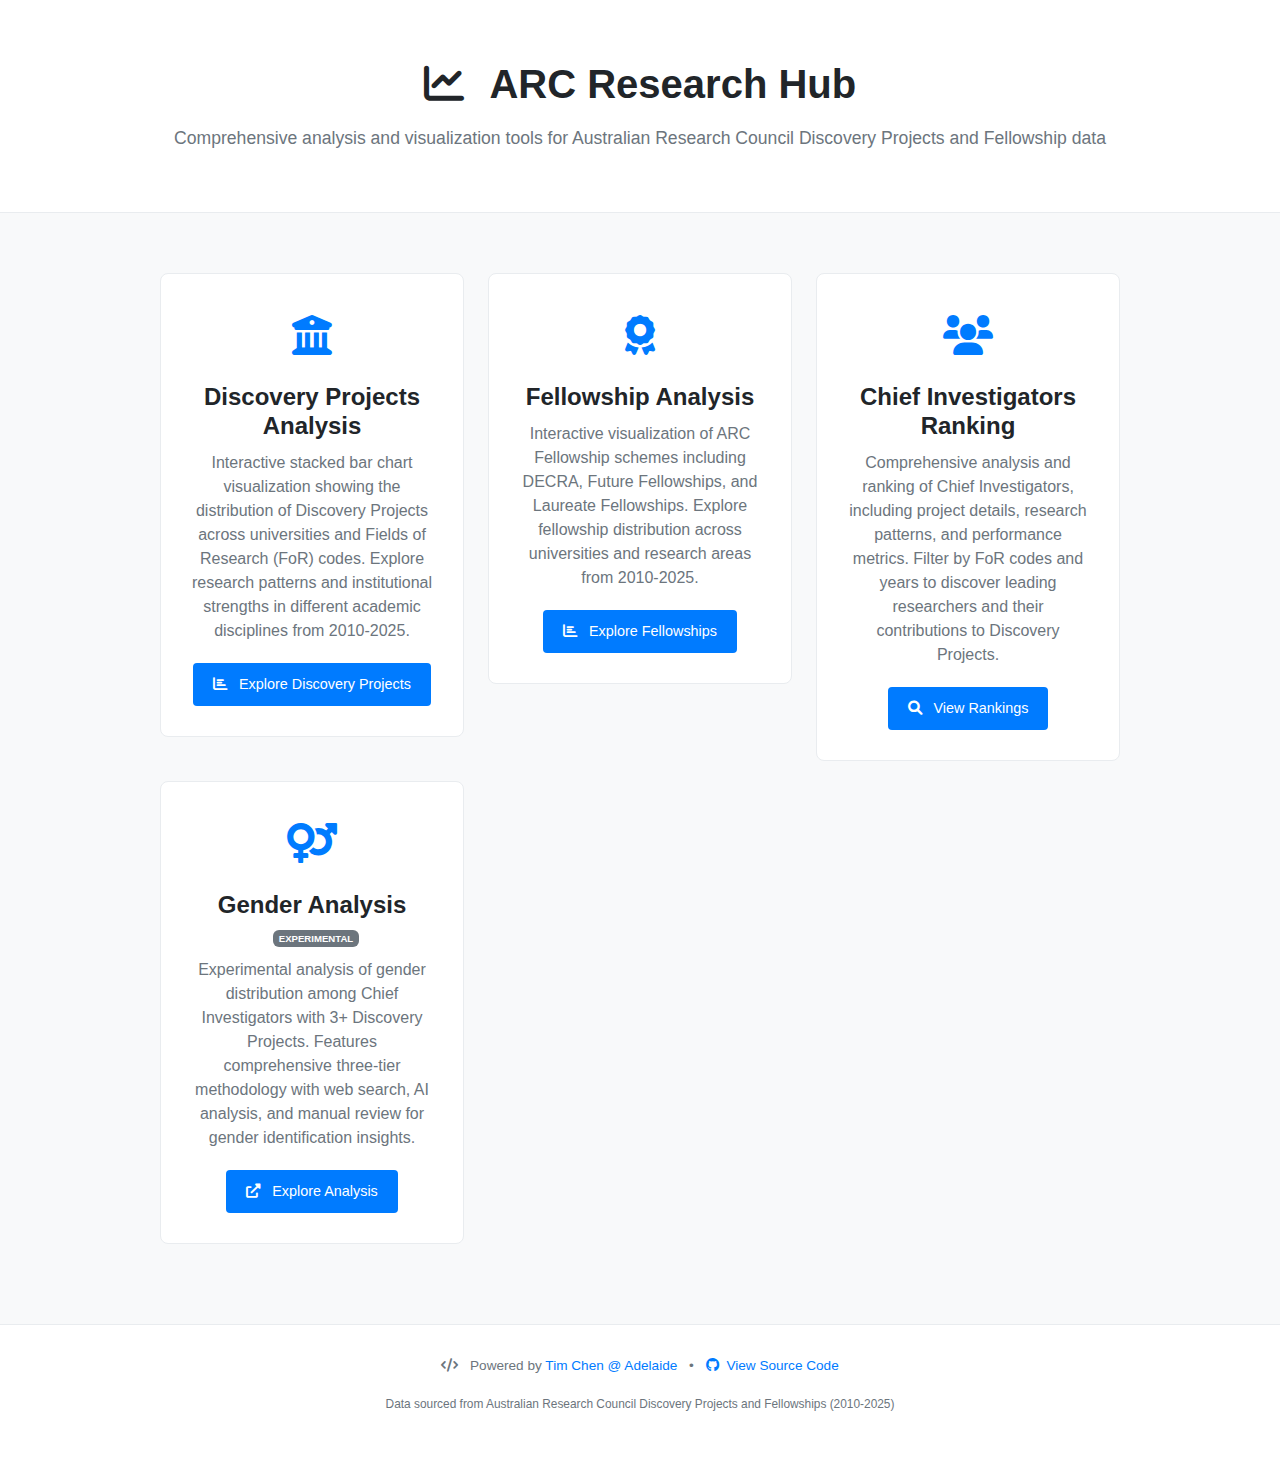
<file: index.html>
<!DOCTYPE html>
<html lang="en">
<head>
    <!-- Google tag (gtag.js) -->
    <script async src="https://www.googletagmanager.com/gtag/js?id=G-J4VBD9JC28"></script>
    <script>
      window.dataLayer = window.dataLayer || [];
      function gtag(){dataLayer.push(arguments);}
      gtag('js', new Date());
    
      gtag('config', 'G-J4VBD9JC28');
    </script>
    <meta charset="UTF-8">
    <meta name="viewport" content="width=device-width, initial-scale=1.0">
    <title>ARC Discovery Projects Analysis Hub</title>
    <link href="https://cdn.jsdelivr.net/npm/bootstrap@5.3.0/dist/css/bootstrap.min.css" rel="stylesheet">
    <link href="https://cdnjs.cloudflare.com/ajax/libs/font-awesome/6.0.0/css/all.min.css" rel="stylesheet">
    <style>
        body {
            background: #f8f9fa;
            min-height: 100vh;
            font-family: -apple-system, BlinkMacSystemFont, 'Segoe UI', Roboto, sans-serif;
            color: #333;
            line-height: 1.6;
        }
        
        .hero-section {
            padding: 60px 0;
            text-align: center;
            background: white;
            border-bottom: 1px solid #e9ecef;
        }
        
        .hero-title {
            font-size: 2.5rem;
            font-weight: 600;
            margin-bottom: 1rem;
            color: #212529;
        }
        
        .hero-subtitle {
            font-size: 1.1rem;
            margin-bottom: 0;
            color: #6c757d;
            font-weight: 400;
        }
        
        .card-container {
            max-width: 1000px;
            margin: 0 auto;
            padding: 60px 20px;
        }
        
        .analysis-card {
            background: white;
            border: 1px solid #e9ecef;
            border-radius: 8px;
            padding: 30px;
            margin-bottom: 20px;
            transition: all 0.2s ease;
        }
        
        .analysis-card:hover {
            border-color: #007bff;
            box-shadow: 0 2px 8px rgba(0,0,0,0.1);
        }
        
        .card-icon {
            font-size: 2.5rem;
            margin-bottom: 15px;
            color: #007bff;
        }
        
        .card-title {
            font-size: 1.5rem;
            font-weight: 600;
            margin-bottom: 10px;
            color: #212529;
        }
        
        .card-description {
            font-size: 1rem;
            color: #6c757d;
            margin-bottom: 20px;
            line-height: 1.5;
        }
        
        .btn-explore {
            background: #007bff;
            border: none;
            padding: 10px 20px;
            border-radius: 4px;
            color: white;
            font-weight: 500;
            font-size: 0.9rem;
            transition: all 0.2s ease;
            text-decoration: none;
            display: inline-block;
        }
        
        .btn-explore:hover {
            background: #0056b3;
            color: white;
            text-decoration: none;
        }
        
        .footer {
            text-align: center;
            padding: 30px 0;
            color: #6c757d;
            font-size: 0.85rem;
            background: white;
            border-top: 1px solid #e9ecef;
        }
        
        .footer a {
            color: #007bff;
            text-decoration: none;
        }
        
        .footer a:hover {
            text-decoration: underline;
        }
        
        @media (max-width: 768px) {
            .hero-title {
                font-size: 2rem;
            }
            
            .hero-subtitle {
                font-size: 1rem;
            }
            
            .analysis-card {
                padding: 25px 20px;
            }
            
            .card-title {
                font-size: 1.3rem;
            }
        }
    </style>
</head>
<body>
    <div class="hero-section">
        <div class="container">
            <h1 class="hero-title">
                <i class="fas fa-chart-line me-3"></i>
                ARC Research Hub
            </h1>
            <p class="hero-subtitle">
                Comprehensive analysis and visualization tools for Australian Research Council Discovery Projects and Fellowship data
            </p>
            <div class="desktop-notice mt-3" id="desktop-notice" style="display: none;">
                <div class="alert alert-info" role="alert" style="max-width: 600px; margin: 0 auto; border-radius: 8px;">
                    <i class="fas fa-desktop me-2"></i>
                    <strong>Desktop Recommended:</strong> For the best experience with interactive visualizations, we recommend using a desktop or laptop computer.
                </div>
            </div>
        </div>
    </div>

    <div class="card-container">
        <div class="row">
            <div class="col-lg-4 col-md-6">
                <div class="analysis-card">
                    <div class="text-center">
                        <div class="card-icon">
                            <i class="fas fa-university"></i>
                        </div>
                        <h2 class="card-title">Discovery Projects Analysis</h2>
                        <p class="card-description">
                            Interactive stacked bar chart visualization showing the distribution of Discovery Projects across 
                            universities and Fields of Research (FoR) codes. Explore research patterns and institutional strengths 
                            in different academic disciplines from 2010-2025.
                        </p>
                        <a href="arc_university_for_visualization.html" target="_blank" rel="noopener noreferrer" class="btn-explore">
                            <i class="fas fa-chart-bar me-2"></i>
                            Explore Discovery Projects
                        </a>
                    </div>
                </div>
            </div>
            
            <div class="col-lg-4 col-md-6">
                <div class="analysis-card">
                    <div class="text-center">
                        <div class="card-icon">
                            <i class="fas fa-award"></i>
                        </div>
                        <h2 class="card-title">Fellowship Analysis</h2>
                        <p class="card-description">
                            Interactive visualization of ARC Fellowship schemes including DECRA, Future Fellowships, and Laureate Fellowships. 
                            Explore fellowship distribution across universities and research areas from 2010-2025.
                        </p>
                        <a href="arc_fellowship_visualization.html" target="_blank" rel="noopener noreferrer" class="btn-explore">
                            <i class="fas fa-chart-bar me-2"></i>
                            Explore Fellowships
                        </a>
                    </div>
                </div>
            </div>
            
            <div class="col-lg-4 col-md-6">
                <div class="analysis-card">
                    <div class="text-center">
                        <div class="card-icon">
                            <i class="fas fa-users"></i>
                        </div>
                        <h2 class="card-title">Chief Investigators Ranking</h2>
                        <p class="card-description">
                            Comprehensive analysis and ranking of Chief Investigators, including project details, 
                            research patterns, and performance metrics. Filter by FoR codes and years to discover leading researchers 
                            and their contributions to Discovery Projects.
                        </p>
                        <a href="arc_analysis_optimized.html" target="_blank" rel="noopener noreferrer" class="btn-explore">
                            <i class="fas fa-search me-2"></i>
                            View Rankings
                        </a>
                    </div>
                </div>
            </div>
            
            <div class="col-lg-4 col-md-6">
                <div class="analysis-card">
                    <div class="text-center">
                        <div class="card-icon">
                            <i class="fas fa-venus-mars"></i>
                        </div>
                        <h2 class="card-title">Gender Analysis <span class="badge bg-secondary ms-2" style="font-size: 0.6rem;">EXPERIMENTAL</span></h2>
                        <p class="card-description">
                            Experimental analysis of gender distribution among Chief Investigators with 3+ Discovery Projects. 
                            Features comprehensive three-tier methodology with web search, AI analysis, and manual review 
                            for gender identification insights.
                        </p>
                        <a href="https://ht-timchen.github.io/academic-gender-search/" target="_blank" rel="noopener noreferrer" class="btn-explore">
                            <i class="fas fa-external-link-alt me-2"></i>
                            Explore Analysis
                        </a>
                    </div>
                </div>
            </div>
        </div>
    </div>

    <footer class="footer">
        <div class="container">
            <p>
                <i class="fas fa-code me-2"></i>
                Powered by 
                <a href="https://ht-timchen.github.io/" target="_blank" rel="noopener noreferrer">
                    Tim Chen @ Adelaide
                </a>
                <span class="mx-2">•</span>
                <a href="https://github.com/ht-timchen/arc-discovery-analysis" target="_blank" rel="noopener noreferrer">
                    <i class="fab fa-github me-1"></i>
                    View Source Code
                </a>
            </p>
            <p class="mt-2">
                <small>Data sourced from Australian Research Council Discovery Projects and Fellowships (2010-2025)</small>
            </p>
        </div>
    </footer>

    <script src="https://cdn.jsdelivr.net/npm/bootstrap@5.3.0/dist/js/bootstrap.bundle.min.js"></script>
    
    <script>
        // Function to detect mobile devices
        function isMobileDevice() {
            return /Android|webOS|iPhone|iPad|iPod|BlackBerry|IEMobile|Opera Mini/i.test(navigator.userAgent) ||
                   (window.innerWidth <= 768 && window.innerHeight <= 1024);
        }
        
        // Show desktop notice only for mobile devices
        document.addEventListener('DOMContentLoaded', function() {
            const desktopNotice = document.getElementById('desktop-notice');
            if (isMobileDevice() && desktopNotice) {
                desktopNotice.style.display = 'block';
            }
        });
    </script>
</body>
</html>
</file>
